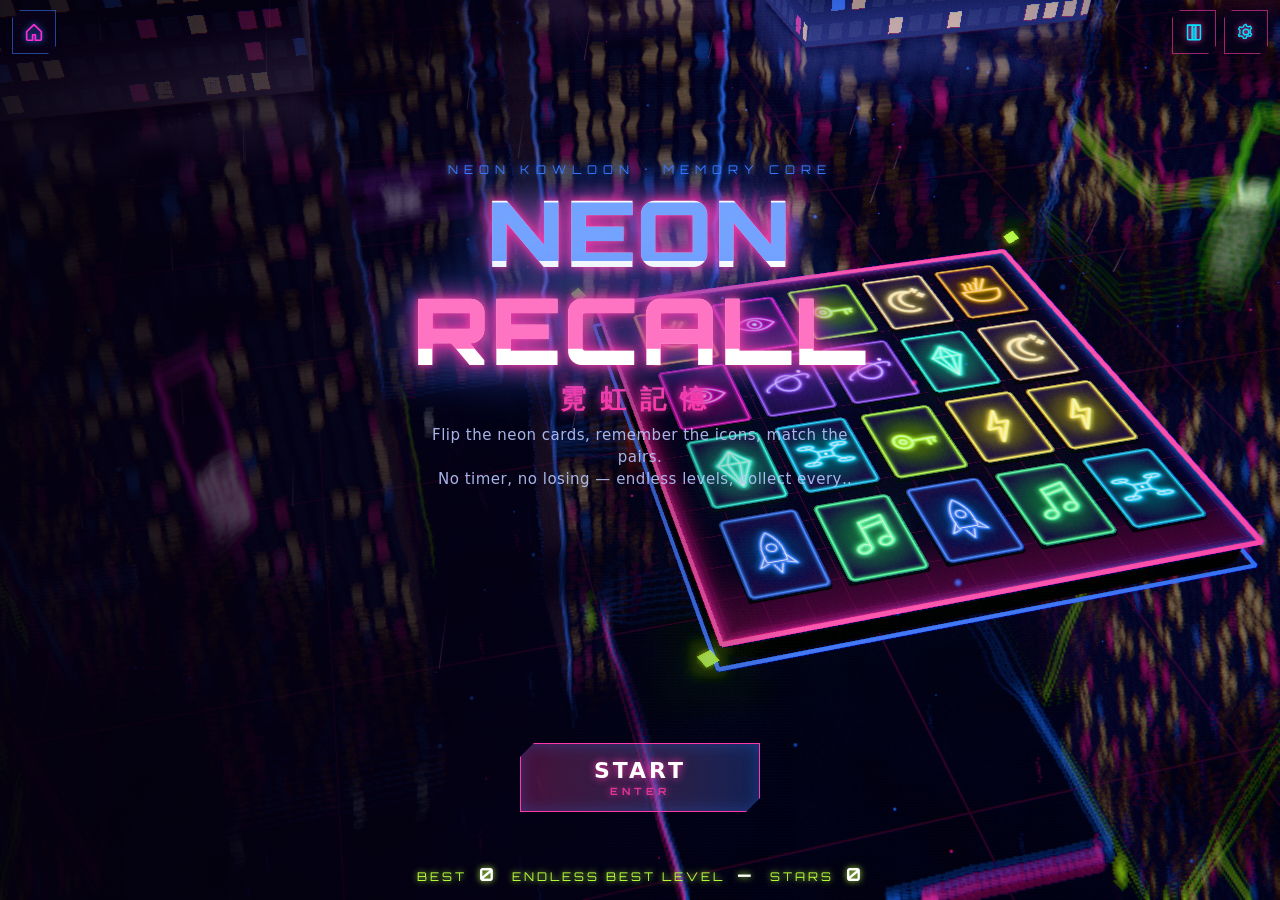
<file: index.html>
<!DOCTYPE html>
<html lang="zh-Hant-HK">
<head>
<meta charset="utf-8">
<meta name="viewport" content="width=device-width, initial-scale=1, maximum-scale=1, user-scalable=no, viewport-fit=cover">
<meta name="robots" content="noindex,nofollow">
<meta name="theme-color" content="#05010f">
<meta name="description" content="霓虹記憶 NEON RECALL — 3D 賽博朋克記憶配對遊戲。翻開霓虹卡牌，記住圖案，配對成功。冇時間限制。">
<title data-i18n="doc.title">霓虹記憶 NEON RECALL · 賽博朋克 3D 記憶配對</title>
<link rel="icon" href="data:image/svg+xml,%3Csvg xmlns=%22http://www.w3.org/2000/svg%22 viewBox=%220 0 32 32%22%3E%3Crect width=%2232%22 height=%2232%22 fill=%22%2305010f%22/%3E%3Crect x=%225%22 y=%224%22 width=%2210%22 height=%2214%22 rx=%222%22 fill=%22none%22 stroke=%22%2300e5ff%22 stroke-width=%222%22/%3E%3Crect x=%2217%22 y=%2214%22 width=%2210%22 height=%2214%22 rx=%222%22 fill=%22none%22 stroke=%22%23ff2bd6%22 stroke-width=%222%22/%3E%3Cpath d=%22M22 17l-3 5h3l-2 4%22 stroke=%22%23fff35c%22 fill=%22none%22 stroke-width=%221.6%22/%3E%3C/svg%3E">
<link rel="stylesheet" href="./vendor/cyber-kit/ui/hud.css?v=0.3.17">
">
<link rel="stylesheet" href="./css/game.css?v=0.3.13">
<script type="importmap">
{
  "imports": {
    "three": "./vendor/cyber-kit/three/three.module.min.js",
    "three/addons/": "./vendor/cyber-kit/three/addons/",
    "cyber-kit": "./vendor/cyber-kit/kit.js?v=0.3.22",
    "cyber-kit/": "./vendor/cyber-kit/"
  }
}
</script>
</head>
<body>
<canvas id="scene"></canvas>
<div id="fx-flash"></div>
<div id="scanlines"></div>

<div id="hud" class="hidden">
  <div class="hud-panel hud-left">
    <div class="stat"><div class="label" data-i18n="score"></div><div class="value big" id="hud-score">0</div></div>
    <div class="stat"><div class="label" data-i18n="best"></div><div class="value" id="hud-best">0</div></div>
  </div>
  <div class="hud-panel hud-right">
    <div class="stat"><div class="label" data-i18n="level"></div><div class="value big" id="hud-level">1</div></div>
    <div class="stat"><div class="label" data-i18n="combo"></div><div class="value" id="hud-combo">×0</div></div>
  </div>
  <div class="hud-center">
    <div class="level-progress">
      <div class="lp-head"><span class="lp-title" data-i18n="pairs"></span><span id="hud-pairs">0 / 4</span></div>
      <div class="lp-bar"><div class="lp-fill" id="hud-progress"></div></div>
    </div>
    <div class="zone-name" id="hud-zone-name">霓虹九龍</div>
    <div class="mod-chip hidden" id="hud-mod"><b id="hud-mod-name"></b><small id="hud-mod-sub"></small></div>
  </div>
  <div class="df-bar">
    <button id="btn-peek" class="df-undo" data-i18n-attr="title:peekTip,aria-label:peek">
      <svg viewBox="0 0 24 24"><path d="M2 12s4-7 10-7 10 7 10 7-4 7-10 7S2 12 2 12z" fill="none" stroke-width="2"/><circle cx="12" cy="12" r="3" fill="none" stroke-width="2"/></svg>
      <span class="df-undo-txt"><b data-i18n="peek"></b><small data-i18n="peekS"></small></span>
      <span class="df-badge" id="peek-badge">1</span>
      <span class="peek-meter"><i id="peek-fill"></i></span>
    </button>
    <div class="hud-buttons">
      <button id="btn-hint" class="icon-btn" data-i18n-attr="title:hintTip,aria-label:hintTip">
        <svg viewBox="0 0 24 24"><path d="M12 4l6 10H6z" fill="none" stroke-width="2"/><circle cx="12" cy="18" r="1.6"/></svg>
      </button>
      <button id="btn-restart" class="icon-btn" data-i18n-attr="title:restartTip,aria-label:restartTip">
        <svg viewBox="0 0 24 24"><path d="M20 12a8 8 0 1 1-2.4-5.7" fill="none" stroke-width="2.2"/><path d="M20 4v5h-5" fill="none" stroke-width="2.2"/></svg>
      </button>
      <button id="btn-pause" class="icon-btn" data-i18n-attr="title:pauseTip,aria-label:pauseTip">
        <svg viewBox="0 0 24 24"><rect x="6" y="5" width="4" height="14"/><rect x="14" y="5" width="4" height="14"/></svg>
      </button>
      <button id="btn-mute" class="icon-btn" data-i18n-attr="title:muteTip,aria-label:muteTip">
        <svg class="ico-on" viewBox="0 0 24 24"><path d="M4 9h4l5-4v14l-5-4H4z"/><path d="M16 8.5a5 5 0 0 1 0 7M18.5 6a8.5 8.5 0 0 1 0 12" fill="none" stroke-width="2"/></svg>
        <svg class="ico-off" viewBox="0 0 24 24"><path d="M4 9h4l5-4v14l-5-4H4z"/><path d="M16 9l6 6M22 9l-6 6" fill="none" stroke-width="2"/></svg>
      </button>
    </div>
  </div>
  <div id="demo-tag" class="demo-tag hidden" data-i18n="kit.demo"></div>
  <div id="fps" class="fps hidden">-- FPS</div>
</div>

<div id="screen-start" class="screen hero menu-home">
  <div class="menu-top">
    <div class="menu-top-left"><button type="button" class="menu-icon-btn" id="btn-arcade-menu" data-i18n-attr="title:kit.arcadeMenu,aria-label:kit.arcadeMenu"></button></div>
    <div class="menu-top-right"></div>
  </div>
  <div class="menu-body">
    <div class="menu-mid">
      <div class="menu-brand">
      <div class="kicker">NEON KOWLOON · MEMORY CORE</div>
      <h1 class="title glitch" data-text="霓虹記憶" data-i18n="title">霓虹記憶</h1>
      <div class="title-en" data-i18n="titleEn"></div>
      <p class="tagline" data-i18n-html="tagline"></p>
    </div>
      <div class="menu-cta">
      <button class="neon-btn" id="btn-continue"><span data-i18n="continue"></span><small id="continue-sub"></small></button>
      <button class="neon-btn" id="btn-start"><span data-i18n="start"></span><small data-i18n="startS"></small></button>
    </div>
    </div>
    <div class="menu-meta">
      <div class="hi-line"><span data-i18n="best"></span> <b id="start-best">0</b>　<span data-i18n="bestLevel"></span> <b id="start-level">—</b>　<span data-i18n="stars"></span> <b id="start-stars">0</b></div>
    </div>
  </div>
</div>

<div id="screen-pause" class="screen hidden">
  <div class="panel small">
    <h2 class="title2 glitch" data-text="已暫停" data-i18n="kit.paused">已暫停</h2>
    <div class="title-en" data-i18n="pausedS"></div>
    <button class="neon-btn" id="btn-resume"><span data-i18n="kit.resume"></span><small>P</small></button>
    <button class="neon-btn ghost" id="btn-quit"><span data-i18n="kit.menu"></span><small data-i18n="saved"></small></button>
    <button class="lang-btn" id="btn-lang2"></button>
  </div>
</div>

<div id="screen-clear" class="screen hidden">
  <div class="panel">
    <div class="kicker" id="clear-kicker">LEVEL 1 CLEAR</div>
    <h2 class="title2 glitch" data-text="記憶同步" data-i18n="synced">記憶同步</h2>
    <div class="title-en" data-i18n="syncedS"></div>
    <div class="stars" id="clear-stars"><i>★</i><i>★</i><i>★</i></div>
    <div class="results">
      <div><span data-i18n="levelScore"></span><b id="clear-score">0</b></div>
      <div><span data-i18n="misses"></span><b id="clear-misses">0</b></div>
      <div><span data-i18n="maxCombo"></span><b id="clear-combo">0</b></div>
      <div><span data-i18n="time"></span><b id="clear-time">0s</b></div>
    </div>
    <button class="neon-btn" id="btn-next"><span data-i18n="next"></span><small data-i18n="nextS"></small></button>
    <button class="neon-btn ghost" id="btn-replay"><span data-i18n="replay"></span><small data-i18n="replayS"></small></button>
    <button class="neon-btn ghost" id="btn-menu"><span data-i18n="kit.menu"></span><small>MENU</small></button>
  </div>
</div>

<script type="module" src="./js/main.js?v=0.3.13d"></script>
</body>
</html>
</file>
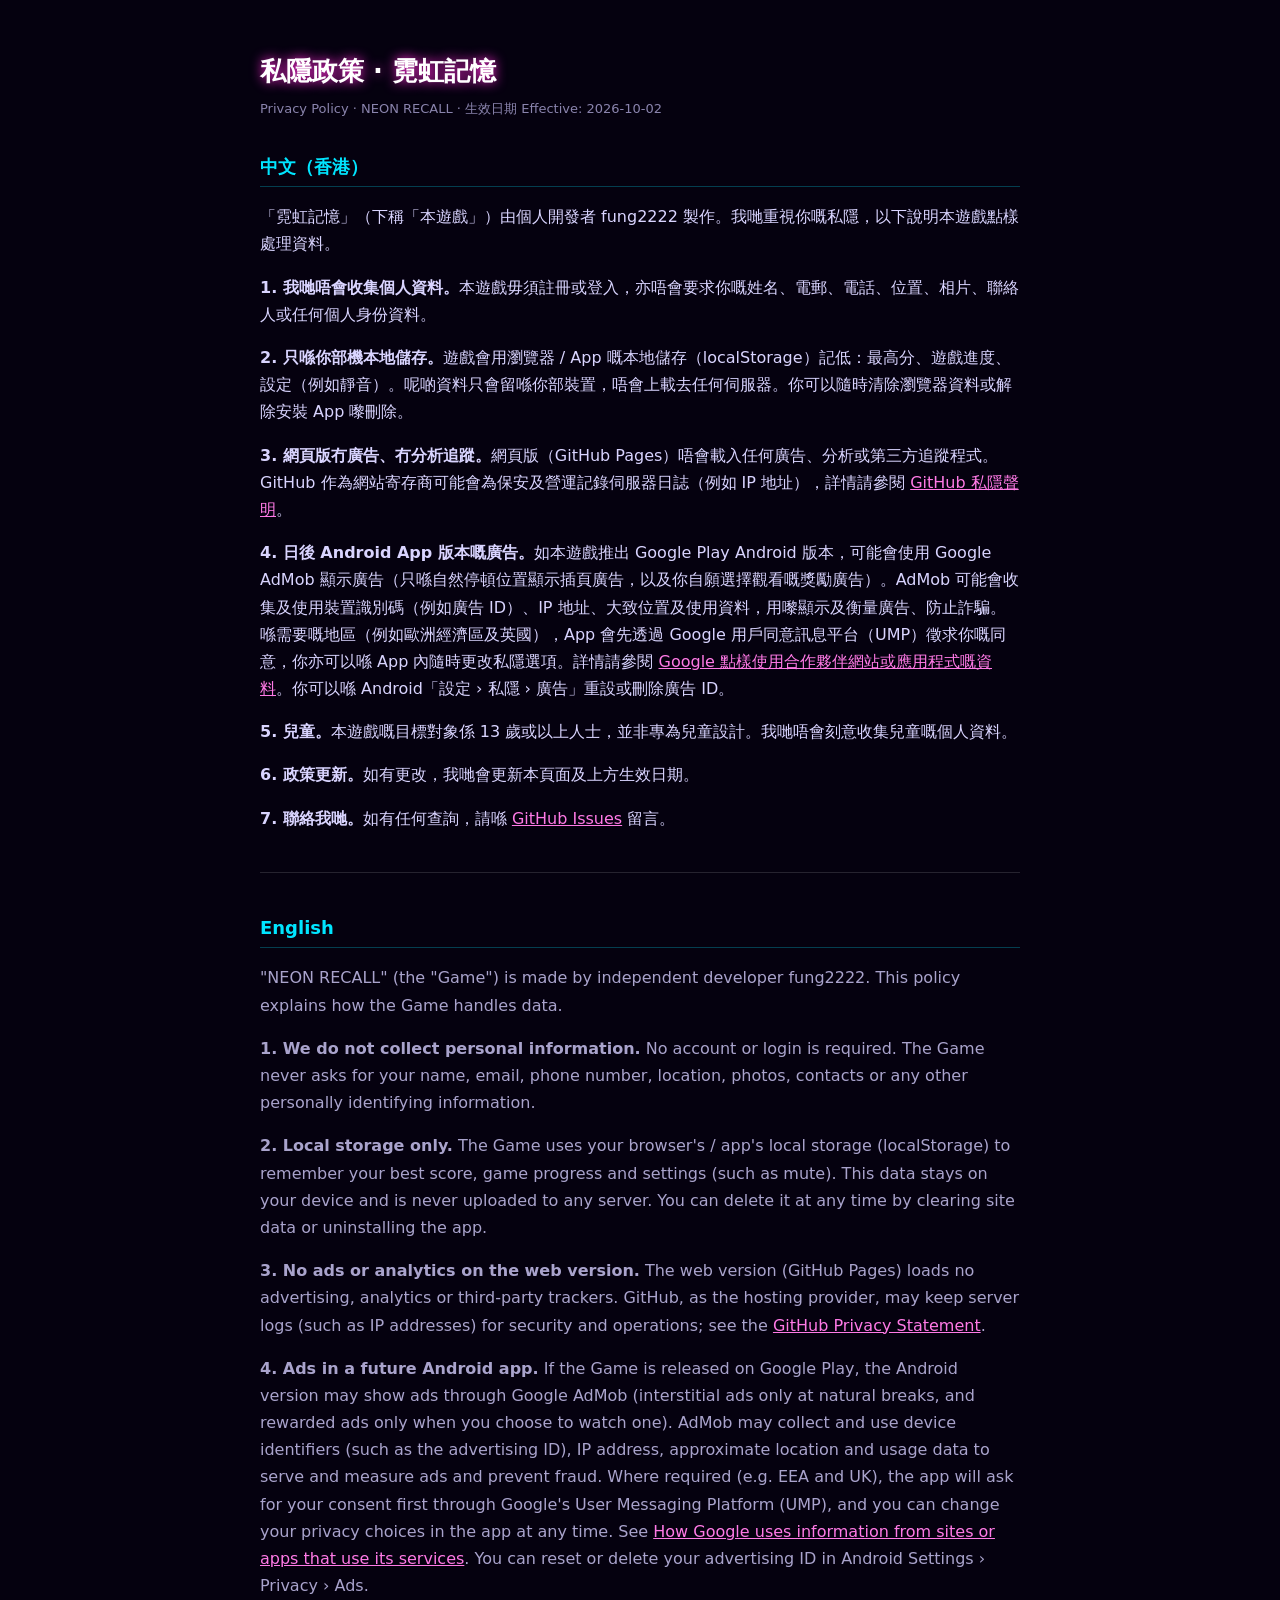
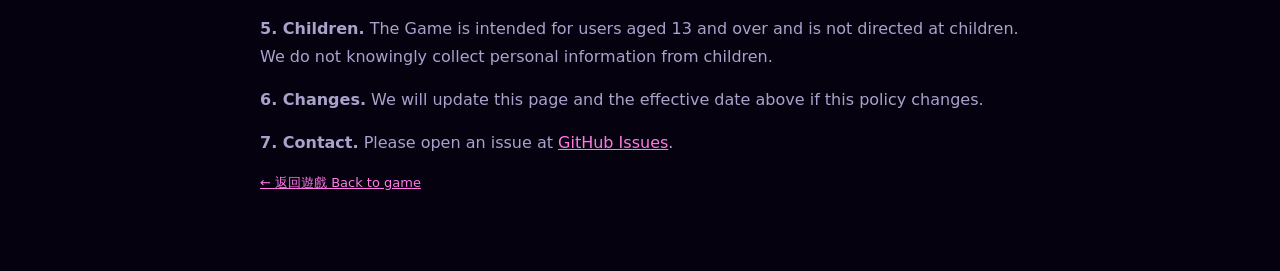
<file: privacy.html>
<!DOCTYPE html>
<html lang="zh-Hant-HK">
<head>
<meta charset="utf-8">
<meta name="viewport" content="width=device-width, initial-scale=1">
<meta name="robots" content="noindex,nofollow">
<title>私隱政策 Privacy Policy · 霓虹記憶 NEON RECALL</title>
<style>
  body { margin: 0; background: #05010f; color: #d9d4ff; font: 16px/1.7 system-ui, -apple-system, "Noto Sans TC", "PingFang HK", sans-serif; }
  main { max-width: 760px; margin: 0 auto; padding: 32px 20px 64px; }
  h1 { color: #fff; font-size: 26px; text-shadow: 0 0 12px #ff2bd6; margin-bottom: 4px; }
  h2 { color: #00e5ff; font-size: 18px; margin-top: 32px; border-bottom: 1px solid #00e5ff44; padding-bottom: 4px; }
  .en { color: #a9a3cc; }
  a { color: #ff7ae6; }
  code { background: #1a1236; padding: 1px 6px; border-radius: 4px; }
  .meta { color: #8a84ad; font-size: 13px; }
  hr { border: 0; border-top: 1px solid #ffffff22; margin: 40px 0; }
</style>
</head>
<body>
<main>
<h1>私隱政策 · 霓虹記憶</h1>
<div class="meta">Privacy Policy · NEON RECALL · 生效日期 Effective: 2026-10-02</div>

<h2>中文（香港）</h2>
<p>「霓虹記憶」（下稱「本遊戲」）由個人開發者 fung2222 製作。我哋重視你嘅私隱，以下說明本遊戲點樣處理資料。</p>
<p><b>1. 我哋唔會收集個人資料。</b>本遊戲毋須註冊或登入，亦唔會要求你嘅姓名、電郵、電話、位置、相片、聯絡人或任何個人身份資料。</p>
<p><b>2. 只喺你部機本地儲存。</b>遊戲會用瀏覽器 / App 嘅本地儲存（localStorage）記低：最高分、遊戲進度、設定（例如靜音）。呢啲資料只會留喺你部裝置，唔會上載去任何伺服器。你可以隨時清除瀏覽器資料或解除安裝 App 嚟刪除。</p>
<p><b>3. 網頁版冇廣告、冇分析追蹤。</b>網頁版（GitHub Pages）唔會載入任何廣告、分析或第三方追蹤程式。GitHub 作為網站寄存商可能會為保安及營運記錄伺服器日誌（例如 IP 地址），詳情請參閱 <a href="https://docs.github.com/site-policy/privacy-policies/github-general-privacy-statement">GitHub 私隱聲明</a>。</p>
<p><b>4. 日後 Android App 版本嘅廣告。</b>如本遊戲推出 Google Play Android 版本，可能會使用 Google AdMob 顯示廣告（只喺自然停頓位置顯示插頁廣告，以及你自願選擇觀看嘅獎勵廣告）。AdMob 可能會收集及使用裝置識別碼（例如廣告 ID）、IP 地址、大致位置及使用資料，用嚟顯示及衡量廣告、防止詐騙。喺需要嘅地區（例如歐洲經濟區及英國），App 會先透過 Google 用戶同意訊息平台（UMP）徵求你嘅同意，你亦可以喺 App 內隨時更改私隱選項。詳情請參閱 <a href="https://policies.google.com/technologies/partner-sites">Google 點樣使用合作夥伴網站或應用程式嘅資料</a>。你可以喺 Android「設定 › 私隱 › 廣告」重設或刪除廣告 ID。</p>
<p><b>5. 兒童。</b>本遊戲嘅目標對象係 13 歲或以上人士，並非專為兒童設計。我哋唔會刻意收集兒童嘅個人資料。</p>
<p><b>6. 政策更新。</b>如有更改，我哋會更新本頁面及上方生效日期。</p>
<p><b>7. 聯絡我哋。</b>如有任何查詢，請喺 <a href="https://github.com/fung2222/neon-recall/issues">GitHub Issues</a> 留言。</p>

<hr>
<h2 class="en-h">English</h2>
<div class="en">
<p>"NEON RECALL" (the "Game") is made by independent developer fung2222. This policy explains how the Game handles data.</p>
<p><b>1. We do not collect personal information.</b> No account or login is required. The Game never asks for your name, email, phone number, location, photos, contacts or any other personally identifying information.</p>
<p><b>2. Local storage only.</b> The Game uses your browser's / app's local storage (localStorage) to remember your best score, game progress and settings (such as mute). This data stays on your device and is never uploaded to any server. You can delete it at any time by clearing site data or uninstalling the app.</p>
<p><b>3. No ads or analytics on the web version.</b> The web version (GitHub Pages) loads no advertising, analytics or third-party trackers. GitHub, as the hosting provider, may keep server logs (such as IP addresses) for security and operations; see the <a href="https://docs.github.com/site-policy/privacy-policies/github-general-privacy-statement">GitHub Privacy Statement</a>.</p>
<p><b>4. Ads in a future Android app.</b> If the Game is released on Google Play, the Android version may show ads through Google AdMob (interstitial ads only at natural breaks, and rewarded ads only when you choose to watch one). AdMob may collect and use device identifiers (such as the advertising ID), IP address, approximate location and usage data to serve and measure ads and prevent fraud. Where required (e.g. EEA and UK), the app will ask for your consent first through Google's User Messaging Platform (UMP), and you can change your privacy choices in the app at any time. See <a href="https://policies.google.com/technologies/partner-sites">How Google uses information from sites or apps that use its services</a>. You can reset or delete your advertising ID in Android Settings › Privacy › Ads.</p>
<p><b>5. Children.</b> The Game is intended for users aged 13 and over and is not directed at children. We do not knowingly collect personal information from children.</p>
<p><b>6. Changes.</b> We will update this page and the effective date above if this policy changes.</p>
<p><b>7. Contact.</b> Please open an issue at <a href="https://github.com/fung2222/neon-recall/issues">GitHub Issues</a>.</p>
</div>
<p class="meta"><a href="./">← 返回遊戲 Back to game</a></p>
</main>
</body>
</html>
</file>
<file: vendor/cyber-kit/ui/hud.css>
/* cyber-kit HUD + screens. Neon colours come from CSS vars --c1 --c2 --c3 (ThemeController keeps them in sync). */
@font-face {
  font-family: 'Orbitron';
  src: url('../fonts/Orbitron.woff2') format('woff2');
  font-weight: 400 900;
  font-display: swap;
}
:root {
  --c1: #00f0ff;
  --c2: #ff2bd6;
  --c3: #fff35c;
  --bg: #05010f;
  --font: 'Orbitron', 'Noto Sans TC', 'Noto Sans CJK TC', 'PingFang HK', 'Microsoft JhengHei', 'Heiti TC', system-ui, sans-serif;
  --font-zh: 'Noto Sans TC', 'Noto Sans CJK TC', 'PingFang HK', 'Microsoft JhengHei', 'Heiti TC', system-ui, sans-serif;
}
* { box-sizing: border-box; }
html, body {
  margin: 0; height: 100%; overflow: hidden; background: var(--bg);
  color: #e8f6ff; font-family: var(--font);
  -webkit-user-select: none; user-select: none; -webkit-tap-highlight-color: transparent;
  touch-action: none; overscroll-behavior: none;
}
#scene { position: fixed; inset: 0; width: 100%; height: 100%; display: block; }
.hidden { display: none !important; }

#fx-flash { position: fixed; inset: 0; pointer-events: none; opacity: 0; mix-blend-mode: screen; z-index: 3; }
#scanlines {
  position: fixed; inset: 0; pointer-events: none; z-index: 4; opacity: .18;
  background: repeating-linear-gradient(to bottom, rgba(255,255,255,.04) 0 1px, transparent 1px 3px);
}

/* ---------- HUD ---------- */
#hud { position: fixed; inset: 0; pointer-events: none; z-index: 5; }
.hud-panel {
  position: absolute; top: max(16px, env(safe-area-inset-top)); display: flex; gap: 22px;
  padding: 12px 18px 12px 18px;
  background: linear-gradient(135deg, rgba(10,4,30,.62), rgba(10,4,30,.28));
  border: 1px solid color-mix(in srgb, var(--c1) 55%, transparent);
  box-shadow: 0 0 18px color-mix(in srgb, var(--c1) 30%, transparent), inset 0 0 22px color-mix(in srgb, var(--c1) 10%, transparent);
  backdrop-filter: blur(4px);
  clip-path: polygon(0 0, calc(100% - 14px) 0, 100% 14px, 100% 100%, 14px 100%, 0 calc(100% - 14px));
}
.hud-left { left: max(16px, env(safe-area-inset-left)); }
.hud-right { right: max(16px, env(safe-area-inset-right)); border-color: color-mix(in srgb, var(--c2) 55%, transparent);
  box-shadow: 0 0 18px color-mix(in srgb, var(--c2) 30%, transparent), inset 0 0 22px color-mix(in srgb, var(--c2) 10%, transparent);
  clip-path: polygon(14px 0, 100% 0, 100% calc(100% - 14px), calc(100% - 14px) 100%, 0 100%, 0 14px); }
.stat { min-width: 86px; }
.label { font-family: var(--font-zh); font-size: 12px; letter-spacing: 2px; color: color-mix(in srgb, var(--c1) 80%, white); opacity: .9; }
.label span { font-family: 'Orbitron', sans-serif; font-size: 9px; letter-spacing: 2px; opacity: .7; margin-left: 4px; }
.hud-right .label { color: color-mix(in srgb, var(--c2) 75%, white); }
.value { font-size: 22px; font-weight: 700; letter-spacing: 2px; color: #fff; text-shadow: 0 0 6px var(--c1), 0 0 16px var(--c1); font-variant-numeric: tabular-nums; }
.value.big { font-size: 32px; font-weight: 900; }
.hud-right .value { text-shadow: 0 0 6px var(--c2), 0 0 16px var(--c2); }
.value.bump { animation: bump .28s ease-out; }
@keyframes bump { 0% { transform: scale(1.35); filter: brightness(1.8);} 100% { transform: scale(1);} }

.hud-center { position: absolute; top: max(18px, env(safe-area-inset-top)); left: 50%; transform: translateX(-50%); width: min(360px, 40vw); text-align: center; }
.level-progress { padding: 8px 14px 10px; background: rgba(10,4,30,.45); border: 1px solid color-mix(in srgb, var(--c3) 45%, transparent); backdrop-filter: blur(3px);
  clip-path: polygon(10px 0, calc(100% - 10px) 0, 100% 50%, calc(100% - 10px) 100%, 10px 100%, 0 50%); }
.lp-head { display: flex; justify-content: space-between; font-size: 11px; letter-spacing: 2px; margin-bottom: 6px; color: color-mix(in srgb, var(--c3) 85%, white); font-family: var(--font-zh); }
.lp-head em { font-style: normal; font-family: 'Orbitron', sans-serif; font-size: 9px; opacity: .7; margin-left: 4px; }
#hud-progress-text { font-family: 'Orbitron', sans-serif; font-weight: 700; }
.lp-bar { position: relative; height: 8px; background: rgba(255,255,255,.07); overflow: hidden; }
.lp-fill { position: absolute; inset: 0 auto 0 0; width: 0%; background: linear-gradient(90deg, var(--c1), var(--c2)); box-shadow: 0 0 12px var(--c2); transition: width .35s cubic-bezier(.2,.9,.3,1.2); }
.lp-ticks { position: absolute; inset: 0; display: flex; }
.lp-ticks i { flex: 1; border-right: 2px solid rgba(5,1,15,.85); }
.lp-ticks i:last-child { border-right: 0; }
.combo { margin-top: 8px; font-size: 13px; font-weight: 900; letter-spacing: 3px; color: var(--c3); text-shadow: 0 0 8px var(--c3); opacity: 0; transform: scale(.8); transition: opacity .2s, transform .2s; }
.combo.on { opacity: 1; transform: scale(1); }
.combo.pop { animation: comboPop .3s ease-out; }
@keyframes comboPop { 0% { transform: scale(1.5);} 100% { transform: scale(1);} }
.combo-x { opacity: .8; font-size: 10px; }
.combo-bar { width: 120px; height: 3px; margin: 4px auto 0; background: rgba(255,255,255,.1); }
#hud-combo-fill { height: 100%; width: 100%; background: var(--c3); box-shadow: 0 0 8px var(--c3); }

.hud-buttons { position: absolute; right: max(16px, env(safe-area-inset-right)); bottom: max(16px, env(safe-area-inset-bottom)); display: flex; gap: 10px; pointer-events: auto; }
.icon-btn { width: 44px; height: 44px; padding: 10px; background: rgba(10,4,30,.55); border: 1px solid color-mix(in srgb, var(--c1) 60%, transparent); cursor: pointer;
  box-shadow: 0 0 10px color-mix(in srgb, var(--c1) 35%, transparent); transition: transform .1s, box-shadow .2s;
  clip-path: polygon(8px 0, 100% 0, 100% calc(100% - 8px), calc(100% - 8px) 100%, 0 100%, 0 8px); }
.icon-btn:hover { box-shadow: 0 0 18px var(--c1); transform: translateY(-1px); }
.icon-btn svg { width: 100%; height: 100%; fill: var(--c1); stroke: var(--c1); filter: drop-shadow(0 0 3px var(--c1)); }
.icon-btn .ico-off { display: none; }
.icon-btn.muted .ico-on { display: none; }
.icon-btn.muted .ico-off { display: block; }
.icon-btn.muted svg { fill: #ff4d6d; stroke: #ff4d6d; filter: drop-shadow(0 0 3px #ff4d6d); }
.demo-tag { position: absolute; left: 50%; bottom: max(22px, env(safe-area-inset-bottom)); transform: translateX(-50%); font-size: 12px; letter-spacing: 4px; color: var(--c3); text-shadow: 0 0 8px var(--c3); padding: 6px 14px; border: 1px solid color-mix(in srgb, var(--c3) 50%, transparent); background: rgba(10,4,30,.4); animation: blink 1.6s infinite; }
@keyframes blink { 50% { opacity: .45; } }
.fps { position: absolute; left: max(16px, env(safe-area-inset-left)); bottom: max(16px, env(safe-area-inset-bottom)); font-size: 11px; letter-spacing: 2px; color: var(--c1); opacity: .75; }

/* score popups */
#popups { position: fixed; inset: 0; pointer-events: none; z-index: 6; overflow: hidden; }
.popup { position: absolute; transform: translate(-50%, -50%); font-weight: 900; font-size: 22px; color: #fff; letter-spacing: 1px; white-space: nowrap;
  text-shadow: 0 0 6px var(--c3), 0 0 14px var(--c3), 0 0 24px var(--c2); animation: popup 1s ease-out forwards; }
.popup small { font-size: 12px; color: var(--c3); margin-left: 4px; }
@keyframes popup { 0% { opacity: 0; transform: translate(-50%, -30%) scale(.6);} 15% { opacity: 1; transform: translate(-50%, -60%) scale(1.15);} 100% { opacity: 0; transform: translate(-50%, -260%) scale(1);} }

/* banner */
.banner { position: fixed; left: 0; right: 0; top: 34%; text-align: center; z-index: 7; pointer-events: none; }
@keyframes bannerIn { 0% { opacity: 0; transform: scaleX(2.2) scaleY(.2); filter: blur(8px);} 10% { opacity: 1; transform: scale(1); filter: blur(0);} 80% { opacity: 1;} 100% { opacity: 0; transform: translateY(-30px);} }
.banner-sub { font-size: 16px; letter-spacing: 12px; color: var(--c3); text-shadow: 0 0 10px var(--c3); }
.banner-main { position: relative; display: inline-block; font-family: var(--font-zh); font-size: clamp(48px, 9vw, 104px); font-weight: 900; color: #fff; letter-spacing: 8px;
  text-shadow: 0 0 10px var(--c1), 0 0 30px var(--c1), 0 0 60px var(--c2); }
.banner-note { margin-top: 4px; font-family: var(--font-zh); font-size: 16px; letter-spacing: 4px; color: color-mix(in srgb, var(--c1) 70%, white); text-shadow: 0 0 8px var(--c1); }
.banner::before { content: ''; position: absolute; left: 0; right: 0; top: 50%; height: 140px; transform: translateY(-50%); z-index: -1;
  background: linear-gradient(90deg, transparent, rgba(5,1,20,.65) 25%, rgba(5,1,20,.65) 75%, transparent); border-top: 1px solid color-mix(in srgb, var(--c1) 50%, transparent); border-bottom: 1px solid color-mix(in srgb, var(--c2) 50%, transparent); }

/* ---------- Screens ---------- */
.screen { position: fixed; inset: 0; z-index: 10; display: flex; align-items: center; justify-content: center; padding: 20px;
  background: radial-gradient(ellipse at center, rgba(5,1,15,.25) 0%, rgba(5,1,15,.72) 70%, rgba(5,1,15,.9) 100%); }
#screen-start { background: linear-gradient(90deg, rgba(5,1,15,.88) 0%, rgba(5,1,15,.55) 38%, rgba(5,1,15,0) 62%); justify-content: flex-start; padding-left: clamp(20px, 7vw, 120px); }
.panel { position: relative; max-width: 520px; width: 100%; text-align: center; padding: 34px 34px 28px;
  background: linear-gradient(160deg, rgba(14,6,40,.78), rgba(6,2,20,.62)); border: 1px solid color-mix(in srgb, var(--c1) 50%, transparent);
  box-shadow: 0 0 40px color-mix(in srgb, var(--c1) 22%, transparent), inset 0 0 40px color-mix(in srgb, var(--c2) 10%, transparent);
  backdrop-filter: blur(6px);
  clip-path: polygon(0 0, calc(100% - 26px) 0, 100% 26px, 100% 100%, 26px 100%, 0 calc(100% - 26px)); animation: panelIn .5s ease-out; }
#screen-start .panel { text-align: left; background: transparent; border: 0; box-shadow: none; backdrop-filter: none; clip-path: none; padding: 0; }
.panel.small { max-width: 380px; }
@keyframes panelIn { from { opacity: 0; transform: translateY(16px) scale(.98);} to { opacity: 1; transform: none; } }
.kicker { font-size: 12px; letter-spacing: 6px; color: var(--c2); text-shadow: 0 0 8px var(--c2); margin-bottom: 6px; }
.kicker.danger { color: #ff3b5c; text-shadow: 0 0 10px #ff3b5c; }
.title { position: relative; margin: 0; font-family: var(--font-zh); font-weight: 900; font-size: clamp(64px, 11vw, 132px); line-height: 1.02; letter-spacing: 10px; color: #fff;
  text-shadow: 0 0 8px var(--c1), 0 0 24px var(--c1), 0 0 60px var(--c2); }
.title2 { position: relative; margin: 0; font-family: var(--font-zh); font-weight: 900; font-size: clamp(44px, 8vw, 72px); letter-spacing: 8px; color: #fff; text-shadow: 0 0 8px var(--c1), 0 0 24px var(--c1), 0 0 50px var(--c2); }
.title2.danger { text-shadow: 0 0 8px #ff3b5c, 0 0 24px #ff3b5c, 0 0 50px #ff00aa; }
.title-en { font-size: clamp(16px, 2.4vw, 26px); font-weight: 900; letter-spacing: 14px; color: var(--c1); text-shadow: 0 0 10px var(--c1); margin: 4px 0 14px; }
.tagline { font-family: var(--font-zh); font-size: 15px; line-height: 1.7; color: #b9c8ff; max-width: 420px; margin: 0 0 22px; opacity: .9; }
.glitch::before, .glitch::after { content: attr(data-text); position: absolute; left: 0; top: 0; width: 100%; height: 100%; pointer-events: none; text-shadow: none; }
#screen-start .glitch::before, #screen-start .glitch::after { width: auto; }
.glitch::before { color: var(--c2); opacity: .7; animation: glitchA 3.2s infinite steps(1); clip-path: inset(10% 0 60% 0); }
.glitch::after { color: var(--c1); opacity: .7; animation: glitchB 2.7s infinite steps(1); clip-path: inset(55% 0 15% 0); }
@keyframes glitchA { 0%, 88%, 100% { transform: none; opacity: 0;} 89% { transform: translate(-6px, -2px); opacity: .8;} 92% { transform: translate(5px, 1px); clip-path: inset(30% 0 40% 0);} 95% { transform: translate(-3px, 0); opacity: .6; } }
@keyframes glitchB { 0%, 82%, 100% { transform: none; opacity: 0;} 83% { transform: translate(6px, 2px); opacity: .8;} 86% { transform: translate(-4px, -1px); clip-path: inset(70% 0 5% 0);} 90% { transform: translate(2px, 0); opacity: .6;} }

.neon-btn { display: flex; flex-direction: column; align-items: center; gap: 2px; min-width: 240px; margin: 10px auto 0; padding: 14px 28px; cursor: pointer; pointer-events: auto;
  font-family: var(--font-zh); font-size: 22px; font-weight: 900; letter-spacing: 6px; color: #fff;
  background: linear-gradient(90deg, color-mix(in srgb, var(--c1) 26%, transparent), color-mix(in srgb, var(--c2) 26%, transparent));
  border: 1px solid var(--c1); box-shadow: 0 0 16px color-mix(in srgb, var(--c1) 60%, transparent), inset 0 0 16px color-mix(in srgb, var(--c2) 30%, transparent);
  text-shadow: 0 0 8px var(--c1); transition: transform .12s, box-shadow .2s, filter .2s;
  clip-path: polygon(14px 0, 100% 0, 100% calc(100% - 14px), calc(100% - 14px) 100%, 0 100%, 0 14px); }
#screen-start .neon-btn { margin: 0; }
.neon-btn small { font-family: 'Orbitron', sans-serif; font-size: 10px; letter-spacing: 4px; color: var(--c1); opacity: .85; font-weight: 700; }
.neon-btn:hover, .neon-btn:focus-visible { transform: translateY(-2px); filter: brightness(1.25); box-shadow: 0 0 30px var(--c1), inset 0 0 22px color-mix(in srgb, var(--c2) 45%, transparent); outline: none; }
.neon-btn:active { transform: translateY(1px) scale(.98); }
.neon-btn.ghost { background: rgba(10,4,30,.4); border-color: color-mix(in srgb, var(--c2) 70%, transparent); box-shadow: 0 0 10px color-mix(in srgb, var(--c2) 35%, transparent); font-size: 17px; padding: 10px 24px; }
.neon-btn.ghost small { color: var(--c2); }
.neon-btn.ck-glow-btn { min-width: 200px; font-size: 14px; padding: 8px 20px; letter-spacing: .14em; }
#screen-start .neon-btn { animation: pulseBtn 2.2s ease-in-out infinite; }
@keyframes pulseBtn { 50% { box-shadow: 0 0 34px var(--c1), inset 0 0 24px color-mix(in srgb, var(--c2) 45%, transparent); } }
.controls { margin-top: 24px; font-family: var(--font-zh); font-size: 13px; line-height: 2.1; color: #aab8e8; }
kbd { display: inline-block; min-width: 24px; padding: 1px 6px; margin: 0 2px; font-family: 'Orbitron', sans-serif; font-size: 11px; text-align: center; color: var(--c1);
  border: 1px solid color-mix(in srgb, var(--c1) 55%, transparent); background: rgba(0,240,255,.06); box-shadow: 0 0 6px color-mix(in srgb, var(--c1) 30%, transparent); border-radius: 3px; }
.touch-hint { opacity: .75; }
.hi-line { margin-top: 14px; font-size: 12px; letter-spacing: 3px; color: var(--c3); text-shadow: 0 0 6px var(--c3); }
.hi-line b { font-size: 18px; margin-left: 6px; color: #fff; }
.newrecord { display: inline-block; margin: 0 0 12px; padding: 4px 14px; font-family: var(--font-zh); font-weight: 900; letter-spacing: 4px; color: #1a0a00; background: var(--c3); box-shadow: 0 0 20px var(--c3); animation: blink .8s infinite; }
.results { display: grid; grid-template-columns: 1fr 1fr; gap: 10px; margin: 8px 0 12px; }
.results div { padding: 10px 6px; background: rgba(255,255,255,.04); border: 1px solid color-mix(in srgb, var(--c1) 30%, transparent); }
.results span { display: block; font-family: var(--font-zh); font-size: 12px; letter-spacing: 3px; color: #9fb0e0; }
.results b { font-size: 26px; color: #fff; text-shadow: 0 0 10px var(--c1); font-variant-numeric: tabular-nums; }
.death-reason { font-family: var(--font-zh); font-size: 13px; letter-spacing: 3px; color: #ff6b85; margin-bottom: 8px; }

.loading { position: fixed; inset: 0; z-index: 20; display: flex; align-items: center; justify-content: center; background: var(--bg); transition: opacity .6s; }
.loading.done { opacity: 0; pointer-events: none; }
.ld-text { font-size: 14px; letter-spacing: 6px; color: var(--c1); text-shadow: 0 0 10px var(--c1); animation: blink 1s infinite; }
.err { position: fixed; left: 50%; top: 50%; transform: translate(-50%,-50%); z-index: 30; max-width: 90vw; padding: 20px; font-family: var(--font-zh); background: #200010; border: 1px solid #ff3b5c; color: #ffd0da; }

@media (max-width: 760px) {
  .hud-panel { gap: 12px; padding: 8px 12px; top: max(10px, env(safe-area-inset-top)); }
  .hud-left { left: 8px; } .hud-right { right: 8px; }
  .stat { min-width: 58px; }
  .value { font-size: 16px; } .value.big { font-size: 22px; }
  .label { font-size: 10px; letter-spacing: 1px; } .label span { display: none; }
  .hud-center { top: auto; bottom: max(70px, calc(env(safe-area-inset-bottom) + 64px)); width: 70vw; }
  #screen-start { justify-content: center; padding-left: 20px; background: radial-gradient(ellipse at center, rgba(5,1,15,.45), rgba(5,1,15,.85)); }
  #screen-start .panel { text-align: center; }
  #screen-start .neon-btn { margin: 0 auto; }
  .tagline { margin: 0 auto 18px; }
  .controls { font-size: 12px; }
  .demo-tag { bottom: auto; top: calc(max(10px, env(safe-area-inset-top)) + 72px); font-size: 10px; letter-spacing: 3px; padding: 4px 10px; }
}

/* ---------- cyber-kit additions ---------- */
.ck-toast { position: fixed; left: 50%; bottom: calc(max(24px, env(safe-area-inset-bottom)) + 70px); transform: translate(-50%, 10px); z-index: 25; pointer-events: none;
  padding: 10px 18px; font-family: var(--font-zh); font-size: 14px; letter-spacing: 2px; color: #fff; white-space: nowrap;
  background: rgba(10,4,30,.85); border: 1px solid color-mix(in srgb, var(--c1) 60%, transparent); box-shadow: 0 0 18px color-mix(in srgb, var(--c1) 35%, transparent);
  clip-path: polygon(10px 0, 100% 0, 100% calc(100% - 10px), calc(100% - 10px) 100%, 0 100%, 0 10px); opacity: 0; transition: opacity .25s, transform .25s; }
.ck-toast.in { opacity: 1; transform: translate(-50%, 0); }
.ck-toast.out { opacity: 0; transform: translate(-50%, -8px); }
.ck-modal { z-index: 30; background: rgba(5,1,15,.72); }
.ck-modal .tagline { margin: 6px auto 16px; }
.ck-adsim { position: fixed; inset: 0; z-index: 100; display: flex; flex-direction: column; align-items: center; justify-content: center; gap: 14px;
  background: repeating-linear-gradient(45deg, #111 0 20px, #161616 20px 40px); color: #ddd; font-family: var(--font-zh); letter-spacing: 3px; text-align: center; }
.ck-adsim b { font-family: 'Orbitron', sans-serif; font-size: 42px; color: #fff; }
.ck-adsim small { opacity: .6; font-size: 12px; }
.ck-err { position: fixed; left: 50%; top: 50%; transform: translate(-50%,-50%); z-index: 30; max-width: 90vw; padding: 20px; font-family: var(--font-zh); background: #200010; border: 1px solid #ff3b5c; color: #ffd0da; }
.screen.hero { background: linear-gradient(90deg, rgba(5,1,15,.88) 0%, rgba(5,1,15,.55) 38%, rgba(5,1,15,0) 62%); justify-content: flex-start; padding-left: clamp(20px, 7vw, 120px); }
.screen.hero .panel { text-align: left; background: transparent; border: 0; box-shadow: none; backdrop-filter: none; clip-path: none; padding: 0; }
.screen.hero .neon-btn { margin: 0; animation: pulseBtn 2.2s ease-in-out infinite; }
.link-row { margin-top: 14px; font-family: var(--font-zh); font-size: 12px; letter-spacing: 2px; }
.link-row a { color: color-mix(in srgb, var(--c1) 70%, white); text-decoration: none; opacity: .75; pointer-events: auto; }
.link-row a:hover { opacity: 1; text-decoration: underline; }
@media (max-width: 760px) {
  .screen.hero { justify-content: center; padding-left: 20px; background: radial-gradient(ellipse at center, rgba(5,1,15,.45), rgba(5,1,15,.85)); }
  .screen.hero .panel { text-align: center; }
  .screen.hero .neon-btn { margin: 0 auto; }
}

/* ---- v0.2.0: language toggle + English-mode typography ---- */
.lang-btn { min-width: 44px; height: 44px; padding: 0 10px; background: rgba(10,4,30,.55); border: 1px solid color-mix(in srgb, var(--c1) 60%, transparent); color: #fff; cursor: pointer; pointer-events: auto;
  font-family: var(--font-zh), 'Orbitron', sans-serif; font-weight: 700; font-size: 15px; letter-spacing: 1px; text-shadow: 0 0 6px var(--c1); clip-path: polygon(6px 0, 100% 0, 100% calc(100% - 6px), calc(100% - 6px) 100%, 0 100%, 0 6px); }
.lang-btn:hover, .lang-btn:focus-visible { filter: brightness(1.3); outline: none; box-shadow: inset 0 0 12px var(--c1); }
.lang-corner { position: fixed; top: max(14px, env(safe-area-inset-top)); right: max(14px, env(safe-area-inset-right)); z-index: 30; }
html[data-lang="en"] .title, html[data-lang="en"] .title2, html[data-lang="en"] .banner-main { letter-spacing: 3px; font-family: 'Orbitron', var(--font-zh), sans-serif; }
html[data-lang="en"] .neon-btn span { letter-spacing: 3px; }
html[data-lang="en"] .label, html[data-lang="en"] .tagline, html[data-lang="en"] .controls { letter-spacing: .5px; }

/* ---- v0.3.9: unified home menu layout ----
   Top-left: house (hub). Top-right: book + gear (privacy/lang folded into sheets).
   Brand mid-high + CTA mid-low via flex stack (fixed gap, no overlap). Meta: bottom. */
.menu-home {
  display: flex; /* no !important — must yield to .hidden */
  flex-direction: column;
  align-items: stretch;
  justify-content: stretch !important;
  padding: 0 !important;
  padding-left: 0 !important;
  gap: 0;
  overflow-x: hidden;
  overflow-y: auto;
  overscroll-behavior: contain;
  -webkit-overflow-scrolling: touch;
  touch-action: manipulation; /* taps on Start must fire; pan-y was swallowing clicks */
  /* keep .screen { position:fixed; inset:0 } — do NOT set relative (collapses height) */
}
/* Dismiss start/home: must win over .menu-home { display:flex } */
.hidden,
.menu-home.hidden,
#screen-start.hidden,
.screen.menu-home.hidden,
.screen.hidden {
  display: none !important;
  pointer-events: none !important;
  visibility: hidden !important;
}
.menu-top {
  position: absolute;
  top: 0; left: 0; right: 0;
  flex: 0 0 auto;
  display: flex;
  flex-wrap: nowrap;
  align-items: flex-start;
  justify-content: space-between;
  gap: 10px;
  width: 100%;
  padding: max(12px, env(safe-area-inset-top)) max(14px, env(safe-area-inset-right)) 8px max(14px, env(safe-area-inset-left));
  pointer-events: none;
  z-index: 3;
  box-sizing: border-box;
}
.menu-top-left, .menu-top-right {
  display: flex;
  flex-wrap: wrap;
  align-items: center;
  gap: 8px;
  pointer-events: auto;
}
/* Arcade Menu stays top-left — never full-width / reordered to centre */
.menu-top-left {
  flex: 0 1 auto;
  justify-content: flex-start;
  max-width: min(70vw, 420px);
  order: 0 !important;
  width: auto !important;
}
.menu-top-right {
  flex: 0 0 auto;
  justify-content: flex-end;
  margin-left: auto;
  order: 0 !important;
  max-width: none;
}
.menu-top .neon-btn {
  margin: 0 !important;
  min-width: 0;
  animation: none !important;
  font-size: 13px;
  padding: 8px 14px;
  letter-spacing: 3px;
}
.menu-top .neon-btn small { font-size: 8px; letter-spacing: 2px; }
.menu-privacy {
  font-family: var(--font-zh);
  font-size: 12px;
  letter-spacing: 2px;
  color: color-mix(in srgb, var(--c1) 70%, white);
  text-decoration: none;
  opacity: .75;
  pointer-events: auto;
  padding: 8px 4px;
}
.menu-privacy:hover { opacity: 1; text-decoration: underline; }
.menu-chip {
  display: inline-flex;
  align-items: center;
  gap: 6px;
  padding: 6px 12px;
  font-size: 11px;
  letter-spacing: 2px;
  color: var(--c3);
  text-shadow: 0 0 6px var(--c3);
  border: 1px solid color-mix(in srgb, var(--c3) 45%, transparent);
  background: rgba(10, 4, 30, .45);
  clip-path: polygon(6px 0, 100% 0, 100% calc(100% - 6px), calc(100% - 6px) 100%, 0 100%, 0 6px);
}
.menu-chip b { font-size: 14px; color: #fff; font-family: 'Orbitron', sans-serif; }

/* Full-viewport body (v0.3.14)
   Order: brand mid-high → short intro → BREATHING mid (3D preview) → Start lower → hi-score bottom.
   Control / how-to copy never on home (book How-to only). */
.menu-body {
  position: absolute;
  inset: 0;
  display: block;
  text-align: center;
  width: auto;
  max-width: none;
  margin: 0;
  padding: 0;
  box-sizing: border-box;
  pointer-events: auto;
}
.menu-home.hero .menu-body { text-align: center; }
.menu-mid {
  --menu-brand-top: max(72px, calc(env(safe-area-inset-top, 0px) + 18vh));
  /* room under CTA for bottom hi-score line */
  --menu-cta-bottom: max(88px, calc(env(safe-area-inset-bottom, 0px) + 72px));
  position: absolute;
  inset: 0;
  left: 0; top: 0; right: 0; bottom: 0;
  display: flex;
  flex-direction: column;
  align-items: center;
  justify-content: flex-start;
  gap: 0;
  text-align: center;
  width: auto;
  max-width: none;
  margin: 0;
  padding:
    var(--menu-brand-top)
    16px
    var(--menu-cta-bottom);
  box-sizing: border-box;
  z-index: 1;
  pointer-events: none;
  transform: none;
}
.menu-brand {
  position: relative;
  left: auto; top: auto;
  transform: none;
  margin: 0;
  flex: 0 0 auto;
  max-width: min(560px, calc(100% - 32px));
  width: min(560px, calc(100% - 32px));
  text-align: center;
  pointer-events: auto;
  z-index: 1;
}
.menu-home .menu-brand .title {
  font-size: clamp(44px, 7.5vw, 92px);
  line-height: 1.06;
  letter-spacing: 6px;
}
html[data-lang="en"] .menu-home .menu-brand .title { letter-spacing: 2px; }
.menu-brand .kicker { margin-bottom: 6px; }
.menu-brand .title { margin: 0; }
.menu-brand .title-en { margin: 4px auto 8px; }
.menu-brand .tagline,
.menu-brand .subtitle { margin-left: auto; margin-right: auto; }
/* Short intro only — keep under title, leave mid-screen free */
.menu-brand .tagline {
  margin-top: 8px; margin-bottom: 0; opacity: .9;
  max-width: 420px; line-height: 1.45;
  font-size: clamp(13px, 1.7vw, 15px);
  display: -webkit-box;
  -webkit-box-orient: vertical;
  -webkit-line-clamp: 3;
  overflow: hidden;
}
.menu-brand .subtitle { margin-top: 4px; margin-bottom: 0; }
.menu-brand .trial-note,
.menu-brand .trial-tag { margin: 10px auto 0; }

/* Start / enter: LOWER screen — margin-top:auto opens mid breathing space for 3D preview */
.menu-cta {
  position: relative;
  left: auto; top: auto;
  transform: none;
  display: flex;
  flex-direction: column;
  align-items: center;
  gap: 12px;
  width: min(520px, calc(100% - 32px));
  max-width: min(520px, calc(100% - 32px));
  margin: auto 0 0; /* top auto → sinks to lower band */
  flex: 0 0 auto;
  pointer-events: auto;
  z-index: 2;
}
.menu-cta .neon-btn { margin: 0 auto; }
.menu-cta .neon-btn + .neon-btn { margin-top: 0 !important; }
.menu-cta .mode-row,
.menu-cta .btn-row,
.menu-cta .menu-btns,
.menu-cta .mode-list,
.menu-cta .game-grid {
  width: 100%;
  margin: 0 auto;
  justify-content: center;
}
.menu-cta .menu-btns { align-items: stretch; width: fit-content; max-width: 100%; }
.menu-cta .menu-sec {
  display: flex;
  flex-wrap: wrap;
  gap: 10px;
  justify-content: center;
  width: 100%;
  margin-top: 2px;
}
.menu-cta .menu-sec .neon-btn {
  animation: none !important;
  min-width: 0;
  font-size: 15px;
  padding: 9px 16px;
}
.menu-home:has(.menu-cta .game-grid) .menu-cta,
.menu-home:has(.menu-cta .mode-list) .menu-cta,
.menu-home:has(.menu-cta .mode-row) .menu-cta {
  width: min(560px, calc(100% - 28px));
  max-width: min(560px, calc(100% - 28px));
}
/* Dense grids still sit in the lower band; slightly less bottom pad so cards clear hi-line */
.menu-home:has(.menu-cta .game-grid) .menu-mid,
.menu-home:has(.menu-cta .mode-list) .menu-mid {
  --menu-cta-bottom: max(72px, calc(env(safe-area-inset-bottom, 0px) + 56px));
}

/* Bottom-most: hi-score / chips only — never control hints */
.menu-meta {
  position: absolute;
  left: 50%;
  transform: translateX(-50%);
  bottom: max(14px, env(safe-area-inset-bottom));
  flex: 0 0 auto;
  margin: 0;
  padding: 0 clamp(16px, 4vw, 32px);
  max-width: min(560px, 100%);
  width: max-content;
  box-sizing: border-box;
  display: flex;
  flex-direction: column;
  align-items: center;
  text-align: center;
  pointer-events: none;
  z-index: 0;
}
.menu-meta .hi-line,
.menu-meta .menu-chip {
  margin-left: auto;
  margin-right: auto;
  text-align: center !important;
  max-width: min(560px, 100%);
  width: 100%;
  margin-top: 0;
}
/* Force-hide every home control / how-to blurb (book How-to owns these) */
.menu-home .menu-meta .controls,
.menu-home .menu-meta .controls-hint,
.menu-home .menu-meta .touch-hint,
.menu-home .menu-meta .keys-hint,
.menu-home .menu-meta .howto-blurb,
.menu-home .menu-body > .controls,
.menu-home .menu-mid .controls {
  display: none !important;
  visibility: hidden !important;
  height: 0 !important;
  overflow: hidden !important;
  margin: 0 !important;
  padding: 0 !important;
}
.menu-meta .link-row { display: none; }
.menu-home #btn-arcade-menu { margin-top: 0; animation: none; }

@media (max-width: 760px) {
  .menu-home {
    background: radial-gradient(ellipse at center, rgba(5,1,15,.45), rgba(5,1,15,.85)) !important;
  }
  .menu-top {
    flex-wrap: nowrap;
    row-gap: 0;
  }
  .menu-top-left {
    max-width: min(62vw, 280px);
  }
  .menu-top .neon-btn { font-size: 11px; padding: 7px 10px; letter-spacing: 2px; }
  .menu-mid {
    --menu-brand-top: max(64px, calc(env(safe-area-inset-top, 0px) + 14vh));
    --menu-cta-bottom: max(80px, calc(env(safe-area-inset-bottom, 0px) + 64px));
    padding-left: 14px; padding-right: 14px;
  }
  .menu-brand { max-width: min(520px, calc(100% - 28px)); width: min(520px, calc(100% - 28px)); }
  .menu-cta { max-width: min(520px, calc(100% - 28px)); width: min(520px, calc(100% - 28px)); }
  .menu-home .menu-brand .title { font-size: clamp(40px, 11vw, 72px); }
  .menu-cta .menu-btns, .menu-cta .menu-btns .neon-btn { width: 100%; min-width: 0; }
  .menu-cta .mode-row .neon-btn,
  .menu-cta .btn-row .neon-btn { min-width: 0; flex: 1; }
}
@media (max-height: 560px) and (min-width: 761px) {
  .menu-mid {
    --menu-brand-top: max(48px, 12vh);
    --menu-cta-bottom: max(64px, calc(env(safe-area-inset-bottom, 0px) + 48px));
  }
  .menu-home .menu-brand .title { font-size: clamp(36px, 6vw, 64px); }
}

/* v0.3.7 start-screen dismiss — last in file so nothing re-flexes a .hidden screen */
#screen-start.hidden,
.menu-home.hidden,
.screen.hidden {
  display: none !important;
  pointer-events: none !important;
  visibility: hidden !important;
  opacity: 0 !important;
}

/* v0.3.9 — icon top bar + howto tabs + settings sheet */
.menu-home.ck-iconbar .menu-top-right > .menu-privacy,
.menu-home.ck-iconbar .menu-top-right > a.menu-privacy,
.menu-home.ck-iconbar .menu-top-right > .lang-btn,
.menu-home.ck-iconbar .menu-top-right > #btn-lang,
.ck-bar-hide { display: none !important; }

/* v0.3.15: leftover floating top chrome (EN/mute/gear corner, body-mounted icons)
   must never appear. House/book/gear live inside #screen-start/.menu-home only. */
#corner-btns,
.corner-btns,
body > .menu-icon-btn,
body > #btn-howto,
body > #btn-settings-home {
  display: none !important;
}



.menu-icon-btn {
  appearance: none; -webkit-appearance: none;
  width: 44px; height: 44px; min-width: 44px; min-height: 44px;
  padding: 9px; margin: 0;
  display: inline-flex; align-items: center; justify-content: center;
  cursor: pointer; pointer-events: auto; flex: 0 0 auto;
  background: rgba(10,4,30,.55);
  border: 1px solid color-mix(in srgb, var(--c1, #00e5ff) 60%, transparent);
  box-shadow: 0 0 10px color-mix(in srgb, var(--c1, #00e5ff) 35%, transparent);
  clip-path: polygon(8px 0, 100% 0, 100% calc(100% - 8px), calc(100% - 8px) 100%, 0 100%, 0 8px);
  transition: transform .1s, box-shadow .2s, filter .2s;
  color: var(--c1, #00e5ff);
  font-size: 0; line-height: 0; /* never show fallback text glyphs */
  -webkit-text-fill-color: transparent;
}
.menu-icon-btn:hover, .menu-icon-btn:focus-visible {
  transform: translateY(-1px); filter: brightness(1.25);
  box-shadow: 0 0 18px var(--c1, #00e5ff); outline: none;
}
.menu-icon-btn:active { transform: translateY(1px) scale(.96); }
.menu-icon-btn .menu-ico,
.menu-icon-btn svg {
  width: 22px; height: 22px; display: block; flex: 0 0 auto;
  overflow: visible;
  filter: drop-shadow(0 0 3px var(--c1, #00e5ff));
}
/* outline icons only — never fill the whole glyph into a solid square */
.menu-icon-btn svg,
.menu-icon-btn svg * {
  fill: none !important;
}
.menu-top-left .menu-icon-btn { color: var(--c2); border-color: color-mix(in srgb, var(--c2) 55%, transparent);
  box-shadow: 0 0 10px color-mix(in srgb, var(--c2) 30%, transparent); }
.menu-top-left .menu-icon-btn .menu-ico,
.menu-top-left .menu-icon-btn svg { filter: drop-shadow(0 0 3px var(--c2, #ff2bd6)); }
.menu-top-left .menu-icon-btn:hover { box-shadow: 0 0 18px var(--c2); }
.menu-top .neon-btn.menu-icon-btn,
.menu-top .menu-icon-btn.neon-btn {
  min-width: 44px; font-size: 0; padding: 9px; letter-spacing: 0; animation: none !important;
}
.menu-howto.menu-icon-btn { text-decoration: none; opacity: 1; font-size: 0; padding: 9px; }

.ck-howto .ck-howto-panel,
.ck-settings .ck-settings-panel {
  max-width: min(520px, 94vw);
  max-height: min(82vh, 680px);
  display: flex; flex-direction: column; align-items: stretch;
  padding-bottom: 18px;
}
.ck-howto-title, .ck-settings-title { font-size: clamp(26px, 5.5vw, 38px) !important; margin-bottom: 6px !important; }
.ck-tabs {
  display: flex; gap: 6px; justify-content: center; flex-wrap: wrap;
  margin: 4px 0 8px;
}
.ck-tab {
  appearance: none; border: 1px solid color-mix(in srgb, var(--c1) 45%, transparent);
  background: rgba(10,4,30,.45); color: color-mix(in srgb, var(--c1) 80%, white);
  font-family: var(--font-zh); font-size: 12px; letter-spacing: 2px;
  padding: 7px 14px; cursor: pointer;
  clip-path: polygon(6px 0, 100% 0, 100% calc(100% - 6px), calc(100% - 6px) 100%, 0 100%, 0 6px);
}
.ck-tab.on {
  background: color-mix(in srgb, var(--c1) 22%, transparent);
  border-color: var(--c1); color: #fff;
  box-shadow: 0 0 12px color-mix(in srgb, var(--c1) 40%, transparent);
  text-shadow: 0 0 6px var(--c1);
}
.ck-howto-scroll {
  overflow-y: auto; -webkit-overflow-scrolling: touch;
  max-height: min(48vh, 400px);
  margin: 4px 0 14px; padding: 4px 6px 8px;
  text-align: left;
}
.ck-tab-panel {
  font-family: var(--font-zh, "Noto Sans TC", sans-serif);
  font-size: 13px; line-height: 1.65; color: rgba(255,255,255,.88);
}
.ck-tab-panel.hidden { display: none !important; }
.ck-howto-sec { margin-bottom: 14px; }
.ck-howto-h {
  margin: 0 0 6px; font-family: 'Orbitron', sans-serif; font-size: 11px; letter-spacing: 3px;
  color: var(--c3, #fff35c); text-shadow: 0 0 8px var(--c3, #fff35c);
}
.ck-howto-body, .ck-tab-panel {
  font-family: var(--font-zh, "Noto Sans TC", sans-serif);
  font-size: 13px; line-height: 1.65; color: rgba(255,255,255,.88);
}
.ck-howto-body kbd, .ck-tab-panel kbd {
  display: inline-block; min-width: 1.2em; padding: 1px 5px; margin: 0 2px;
  border: 1px solid color-mix(in srgb, var(--c1,#00e5ff) 55%, transparent);
  border-radius: 4px; font-family: 'Orbitron', monospace; font-size: 10px; letter-spacing: 1px;
  color: var(--c1, #00e5ff); background: rgba(0,20,40,.45);
}
.ck-howto-body ul, .ck-tab-panel ul { margin: 4px 0 0 1.1em; padding: 0; }
.ck-howto-body li, .ck-tab-panel li { margin: 3px 0; }
.ck-howto-body b, .ck-tab-panel b { color: #fff; font-weight: 700; }
.ck-howto-link { color: var(--c2); text-shadow: 0 0 6px var(--c2); }
.ck-howto-empty { opacity: .7; }

.ck-settings-body { margin: 8px 0 14px; text-align: left; }
.ck-set-row {
  display: flex; align-items: center; justify-content: space-between; gap: 12px;
  padding: 10px 4px; border-bottom: 1px solid color-mix(in srgb, var(--c1) 18%, transparent);
}
.ck-set-label {
  font-family: var(--font-zh); font-size: 13px; letter-spacing: 2px;
  color: color-mix(in srgb, var(--c1) 75%, white); flex: 1 1 auto;
}
.ck-set-ctrl { flex: 0 0 auto; display: flex; align-items: center; gap: 6px; }
.ck-seg { display: inline-flex; gap: 4px; }
.ck-seg button {
  appearance: none; min-width: 44px; padding: 7px 12px; cursor: pointer;
  font-family: var(--font-zh); font-size: 12px; letter-spacing: 1px; color: #cde;
  background: rgba(10,4,30,.5); border: 1px solid color-mix(in srgb, var(--c1) 40%, transparent);
  clip-path: polygon(5px 0, 100% 0, 100% calc(100% - 5px), calc(100% - 5px) 100%, 0 100%, 0 5px);
}
.ck-seg button.on {
  color: #fff; border-color: var(--c1);
  background: color-mix(in srgb, var(--c1) 22%, transparent);
  box-shadow: 0 0 10px color-mix(in srgb, var(--c1) 35%, transparent);
}
.ck-toggle {
  appearance: none; min-width: 72px; padding: 7px 12px; cursor: pointer;
  font-family: var(--font-zh); font-size: 12px; letter-spacing: 1px; color: #cde;
  background: rgba(10,4,30,.5); border: 1px solid color-mix(in srgb, var(--c2) 45%, transparent);
  clip-path: polygon(5px 0, 100% 0, 100% calc(100% - 5px), calc(100% - 5px) 100%, 0 100%, 0 5px);
}
.ck-toggle.on {
  color: #fff; border-color: var(--c2);
  background: color-mix(in srgb, var(--c2) 22%, transparent);
  box-shadow: 0 0 10px color-mix(in srgb, var(--c2) 35%, transparent);
}
.ck-slider {
  width: min(160px, 36vw); accent-color: var(--c1);
  height: 4px; cursor: pointer;
}
@media (max-width: 760px) {
  .menu-icon-btn { width: 40px; height: 40px; padding: 8px; }
  .ck-tab { font-size: 11px; padding: 6px 10px; letter-spacing: 1px; }
  .ck-tab-panel, .ck-howto-body { font-size: 12px; }
  .ck-set-label { font-size: 12px; letter-spacing: 1px; }
}

/* v0.3.17 — lock the same top icon bar on every game: home | howto | gear */
.menu-home.ck-iconbar > .menu-top {
  position: absolute !important;
  top: 0 !important; left: 0 !important; right: 0 !important;
  display: flex !important;
  flex-wrap: nowrap !important;
  align-items: center !important;
  justify-content: space-between !important;
  width: 100% !important;
  max-width: none !important;
  box-sizing: border-box !important;
  margin: 0 !important;
  padding: max(10px, env(safe-area-inset-top)) max(12px, env(safe-area-inset-right)) 0 max(12px, env(safe-area-inset-left)) !important;
  gap: 8px !important;
  z-index: 30 !important;
  pointer-events: none !important;
}
.menu-home.ck-iconbar .menu-top-left,
.menu-home.ck-iconbar .menu-top-right {
  display: flex !important;
  flex-wrap: nowrap !important;
  align-items: center !important;
  gap: 8px !important;
  margin: 0 !important;
  width: auto !important;
  max-width: none !important;
  pointer-events: auto !important;
}
.menu-home.ck-iconbar .menu-top-left { justify-content: flex-start !important; order: 0 !important; }
.menu-home.ck-iconbar .menu-top-right { justify-content: flex-end !important; margin-left: auto !important; order: 1 !important; }
.menu-home.ck-iconbar .menu-icon-btn,
.menu-home.ck-iconbar #btn-arcade-menu,
.menu-home.ck-iconbar #btn-howto,
.menu-home.ck-iconbar #btn-settings-home {
  width: 44px !important;
  height: 44px !important;
  min-width: 44px !important;
  min-height: 44px !important;
  max-width: 44px !important;
  max-height: 44px !important;
  padding: 9px !important;
  margin: 0 !important;
  flex: 0 0 44px !important;
  display: inline-flex !important;
  visibility: visible !important;
  opacity: 1 !important;
}
.menu-home.ck-iconbar #btn-arcade-menu.hidden { display: inline-flex !important; }
</file>
<file: css/game.css>
/* NEON RECALL specific HUD layout on top of cyber-kit/ui/hud.css */
.hud-center { width: min(340px, 34vw); }
.zone-name { margin-top: 6px; font-family: var(--font-zh); font-size: 12px; letter-spacing: 4px; color: color-mix(in srgb, var(--c1) 75%, white); text-shadow: 0 0 8px var(--c1); opacity: .85; }
#hud-next { font-family: 'Orbitron', sans-serif; font-weight: 900; color: #fff; text-shadow: 0 0 8px var(--c3); }

.df-bar { position: absolute; left: max(16px, env(safe-area-inset-left)); right: max(16px, env(safe-area-inset-right)); bottom: max(16px, env(safe-area-inset-bottom)); display: flex; justify-content: space-between; align-items: flex-end; pointer-events: none; }
.df-bar .hud-buttons { position: static; }
.df-undo { position: relative; display: flex; align-items: center; gap: 10px; height: 52px; padding: 0 18px 0 12px; pointer-events: auto; cursor: pointer; color: #fff;
  background: linear-gradient(90deg, color-mix(in srgb, var(--c1) 22%, rgba(10,4,30,.7)), rgba(10,4,30,.55)); border: 1px solid color-mix(in srgb, var(--c1) 70%, transparent);
  box-shadow: 0 0 14px color-mix(in srgb, var(--c1) 40%, transparent), inset 0 0 14px color-mix(in srgb, var(--c1) 15%, transparent);
  clip-path: polygon(10px 0, 100% 0, 100% calc(100% - 10px), calc(100% - 10px) 100%, 0 100%, 0 10px); transition: transform .1s, filter .2s, opacity .2s; }
.df-undo svg { width: 26px; height: 26px; stroke: var(--c1); filter: drop-shadow(0 0 4px var(--c1)); }
.df-undo-txt { display: flex; flex-direction: column; align-items: flex-start; line-height: 1.1; }
.df-undo-txt b { font-family: var(--font-zh); font-size: 16px; letter-spacing: 3px; }
.df-undo-txt small { font-family: 'Orbitron', sans-serif; font-size: 9px; letter-spacing: 3px; color: var(--c1); }
.df-badge { min-width: 24px; height: 24px; padding: 0 6px; display: inline-flex; align-items: center; justify-content: center; font-family: 'Orbitron', sans-serif; font-weight: 900; font-size: 13px;
  color: #10061a; background: var(--c3); box-shadow: 0 0 10px var(--c3); border-radius: 12px; }
.df-badge.ad { background: #ff4fd8; box-shadow: 0 0 10px #ff4fd8; font-size: 10px; letter-spacing: 1px; }
.df-undo:active { transform: scale(.96); }
.df-undo.disabled { opacity: .38; filter: saturate(.3); }
.df-undo:hover { filter: brightness(1.2); }

#screen-start .neon-btn + .neon-btn, .screen.hero .neon-btn + .neon-btn { margin-top: 12px !important; }
#btn-continue small { font-size: 9px; }
.screen.hero .panel { max-width: 560px; }
.title { font-size: clamp(56px, 10vw, 124px); }

.popup.merge { font-size: 18px; }
.popup.big { font-size: 30px; }

@media (max-width: 760px) {
  .demo-tag { top: auto !important; bottom: calc(max(16px, env(safe-area-inset-bottom)) + 64px) !important; }
  .hud-center { top: calc(max(10px, env(safe-area-inset-top)) + 74px); bottom: auto; width: min(320px, 78vw); }
  .level-progress { padding: 6px 12px 8px; }
  .zone-name { font-size: 11px; margin-top: 4px; }
  .df-undo { height: 48px; padding: 0 14px 0 10px; }
  .screen.hero { align-items: flex-end; padding-bottom: max(36px, env(safe-area-inset-bottom)); background: linear-gradient(180deg, rgba(5,1,15,0) 0%, rgba(5,1,15,.35) 35%, rgba(5,1,15,.92) 72%); }
  .title { font-size: 64px; letter-spacing: 8px; }
  .tagline { font-size: 13px; margin-bottom: 14px; }
  .controls { margin-top: 14px; line-height: 1.9; }
  .controls div:not(.touch-hint) { display: none; }
}
@media (max-height: 560px) and (min-width: 761px) {
  .controls { display: none; }
}

#hud-pairs { font-family: 'Orbitron', sans-serif; font-weight: 900; color: #fff; text-shadow: 0 0 8px var(--c3); }
.stars { display: flex; justify-content: center; gap: 14px; margin: 6px 0 14px; }
.stars i { font-style: normal; font-size: 46px; line-height: 1; color: rgba(255,255,255,.12); transform: scale(.4); opacity: 0; transition: transform .35s cubic-bezier(.2,1.6,.4,1), opacity .2s, color .2s; }
.stars i.show { transform: scale(1); opacity: 1; }
.stars i.on { color: var(--c3); text-shadow: 0 0 10px var(--c3), 0 0 26px var(--c3); }
.combo-pop { color: var(--c3) !important; }

/* hub return */ #btn-arcade-menu { margin-top: 0; animation: none; }

/* ---- polish + modifiers (v1.2) ---- */
.mod-chip {
  margin-top: 8px; padding: 6px 12px; display: inline-flex; flex-direction: column; align-items: center; gap: 2px;
  background: rgba(10,4,30,.55); border: 1px solid color-mix(in srgb, var(--c3) 55%, transparent);
  box-shadow: 0 0 12px color-mix(in srgb, var(--c3) 30%, transparent);
  clip-path: polygon(8px 0, 100% 0, 100% calc(100% - 8px), calc(100% - 8px) 100%, 0 100%, 0 8px);
}
.mod-chip b { font-family: var(--font-zh); font-size: 13px; letter-spacing: 3px; color: var(--c3); text-shadow: 0 0 8px var(--c3); }
.mod-chip small { font-family: 'Orbitron', sans-serif; font-size: 8px; letter-spacing: 2px; color: color-mix(in srgb, var(--c1) 80%, white); opacity: .85; max-width: 260px; text-align: center; }
.mod-chip.hidden { display: none; }
.mod-chip.twin { border-color: color-mix(in srgb, var(--c1) 70%, transparent); }
.mod-chip.drift { border-color: color-mix(in srgb, #ff2bd6 70%, transparent); }
.mod-chip.wild { border-color: color-mix(in srgb, #ffe14a 70%, transparent); }
.mod-chip.surge { border-color: color-mix(in srgb, #3bff6b 70%, transparent); }

.df-undo { flex-wrap: wrap; height: auto; min-height: 52px; padding-bottom: 10px; }
.peek-meter { position: absolute; left: 10px; right: 10px; bottom: 4px; height: 3px; background: rgba(255,255,255,.12); overflow: hidden; pointer-events: none; }
#peek-fill { display: block; height: 100%; width: 100%; background: linear-gradient(90deg, var(--c1), var(--c3)); box-shadow: 0 0 6px var(--c3); transition: width .12s linear; }
.df-undo.overload { border-color: color-mix(in srgb, var(--c3) 85%, transparent); box-shadow: 0 0 22px var(--c3), inset 0 0 16px color-mix(in srgb, var(--c3) 35%, transparent); }
.df-undo.overload #peek-fill { background: linear-gradient(90deg, var(--c3), #ffe14a); }
.df-undo.charging #peek-fill { width: var(--charge, 0%); }

#btn-hint.off svg { opacity: .35; filter: none; }
#btn-hint svg { fill: none; stroke: var(--c1); }

.popup.combo-pop, .popup.combo { color: var(--c3) !important; text-shadow: 0 0 8px var(--c3), 0 0 18px var(--c2); }
.popup.perfect { color: #ffe14a; text-shadow: 0 0 8px #ffe14a, 0 0 20px var(--c3); font-size: 26px; }
.popup.wild { color: #ffe14a; text-shadow: 0 0 10px #ffe14a, 0 0 22px #ff2bd6; font-size: 28px; }
.popup.clearing { color: #fff; font-size: 28px; text-shadow: 0 0 10px var(--c1), 0 0 24px var(--c3); }
.popup.combo-toast {
  font-size: 18px; letter-spacing: 4px; color: var(--c3);
  text-shadow: 0 0 10px var(--c3), 0 0 22px var(--c2);
  animation: comboToast 1.05s ease-out forwards;
}
@keyframes comboToast {
  0% { opacity: 0; transform: translate(-50%, -20%) scale(.7); }
  18% { opacity: 1; transform: translate(-50%, -70%) scale(1.25); }
  100% { opacity: 0; transform: translate(-50%, -200%) scale(1); }
}
#hud-combo.hot { color: var(--c3); text-shadow: 0 0 10px var(--c3), 0 0 20px var(--c2); }

@media (max-width: 760px) {
  .mod-chip { margin-top: 4px; padding: 4px 10px; }
  .mod-chip b { font-size: 11px; }
  .mod-chip small { font-size: 7px; max-width: 200px; }
}
</file>
